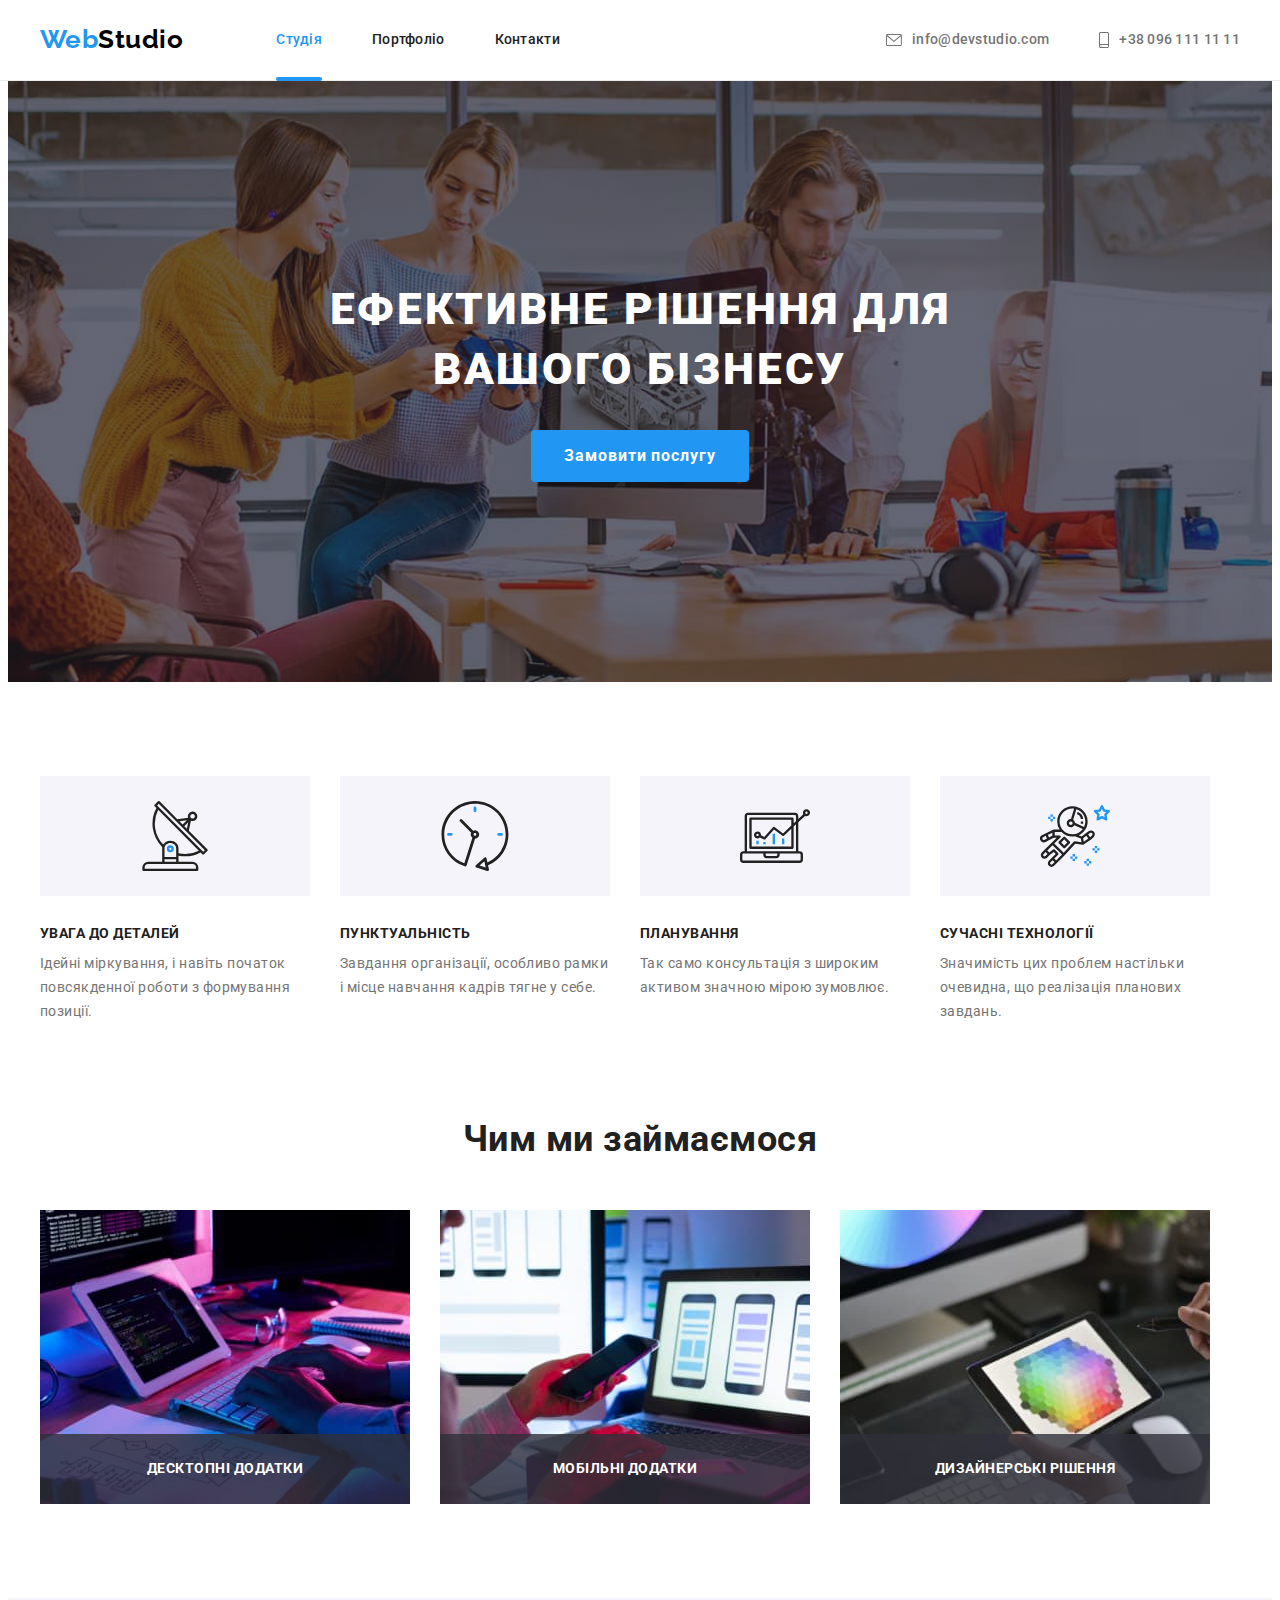
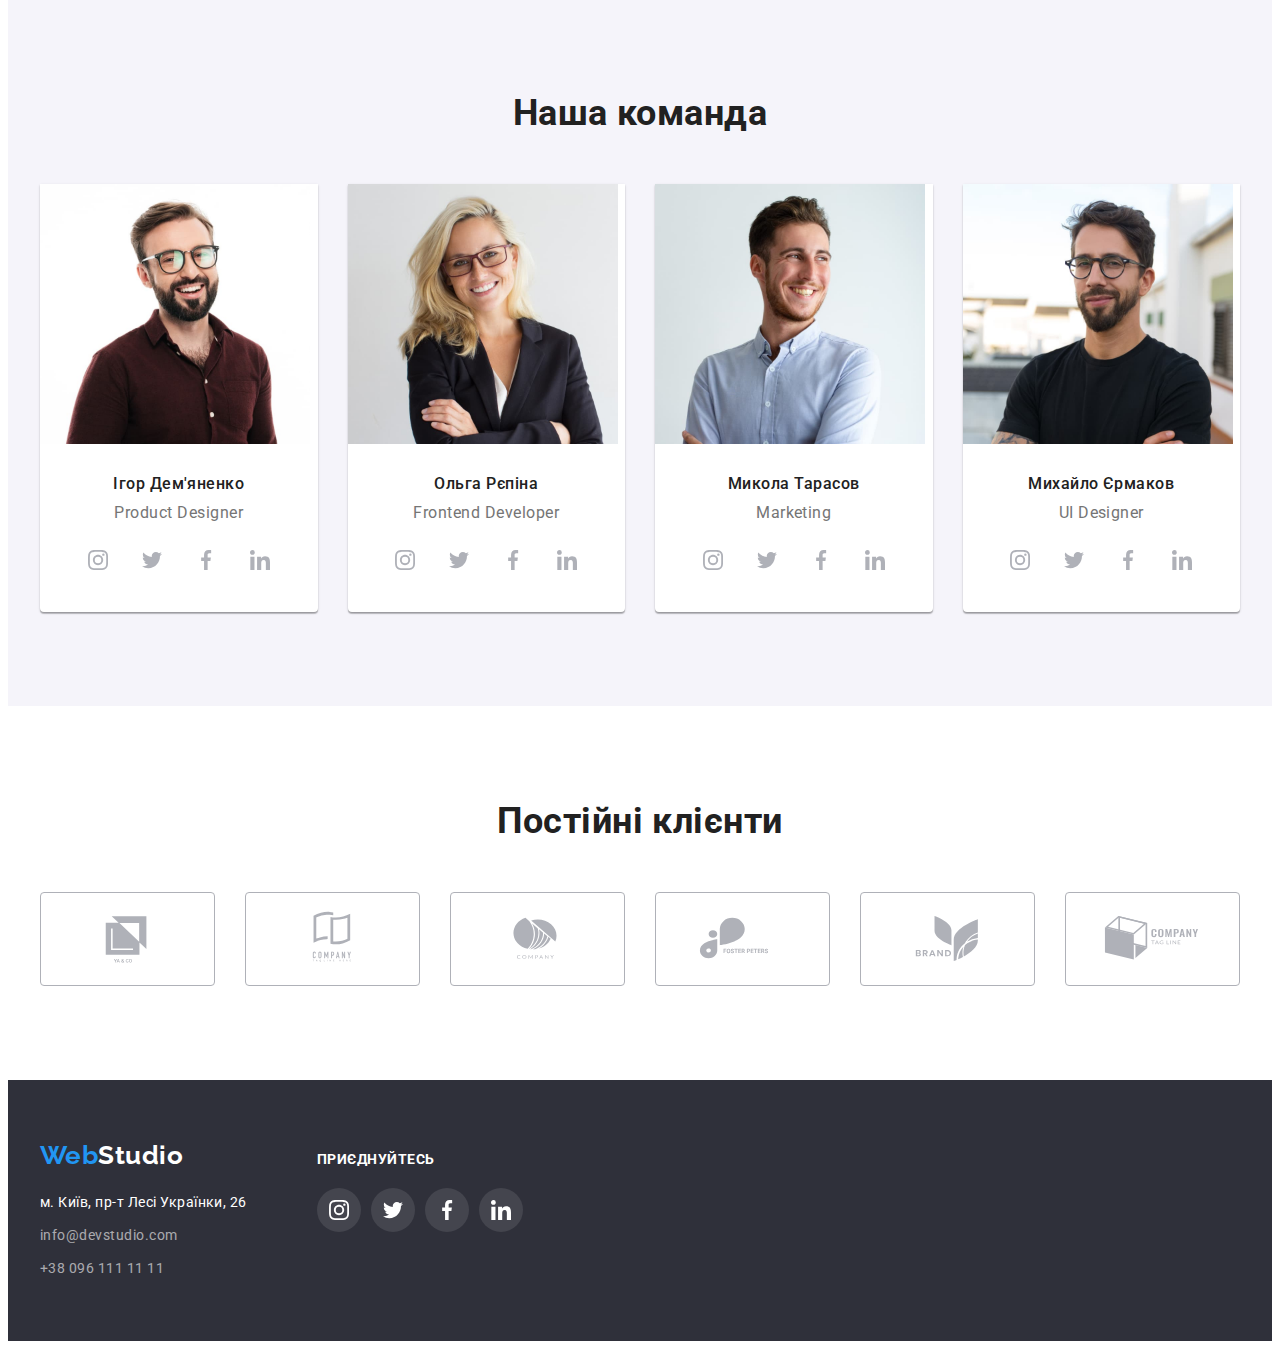
<file: index.html>
<!DOCTYPE html>
<html lang="uk">
  <head>
    <meta charset="UTF-8" />
    <meta http-equiv="X-UA-Compatible" content="IE=edge" />
    <meta name="viewport" content="width=<device-width>, initial-scale=1.0" />
    <title>WebStudio</title>
    <link rel="preconnect" href="https://fonts.googleapis.com" />
    <link rel="preconnect" href="https://fonts.gstatic.com" crossorigin />
    <link
      rel="stylesheet"
      href="https://cdnjs.cloudflare.com/ajax/libs/modern-normalize/1.1.0/modern-normalize.min.css"
      integrity="sha512-wpPYUAdjBVSE4KJnH1VR1HeZfpl1ub8YT/NKx4PuQ5NmX2tKuGu6U/JRp5y+Y8XG2tV+wKQpNHVUX03MfMFn9Q=="
      crossorigin="anonymous"
      referrerpolicy="no-referrer"
    />
    <link
      href="https://fonts.googleapis.com/css2?family=Raleway:wght@700&family=Roboto:wght@400;500;700;900&display=swap"
      rel="stylesheet"
    />
    <link rel="stylesheet" href="./css/styles.css" />
  </head>
  <body class="page">
    <header class="header">
      <div class="container">
        <nav class="header-nav">
          <a href="./index.html" lang="en" class="logo-header">
            <span class="logo-blue">Web</span>Studio
          </a>
          <ul class="site-nav">
            <li class="item">
              <a href="./index.html" class="link current">Студія</a>
            </li>
            <li class="item">
              <a href="./portfolio.html" class="link">Портфоліо</a>
            </li>
            <li class="item">
              <a href="" class="link">Контакти</a>
            </li>
          </ul>
        </nav>
        <ul class="contacts">
          <li class="contacts-item">
            <a href="mailto:info@devstudio.com" class="link"
              ><svg class="icon-contacts" width="16" height="12">
                <use href="./images/symbol-defs.svg#icon-envelope"></use></svg
              ><span>info@devstudio.com</span></a
            >
          </li>
          <li class="contacts-item">
            <a href="tel:+380961111111" class="link"
              ><svg class="icon-contacts" width="10" height="16">
                <use href="./images/symbol-defs.svg#icon-smartphone"></use></svg
              ><span>+38 096 111 11 11</span></a
            >
          </li>
        </ul>
      </div>
    </header>
    <main>
      <!-- Блок герой-->
      <section class="hero">
        <h1 class="hero-title">Ефективне рішення для вашого бізнесу</h1>
        <button type="button" class="button" data-modal-open>Замовити послугу</button>
      </section>

      <!--Особливості-->
      <section class="section">
        <div class="container">
          <h2 class="visually-hidden">Особливості</h2>
          <ul class="feature">
            <li class="item">
              <div class="icon-container">
                <svg width="70" height="70">
                  <use href="./images/symbol-defs.svg#icon-antenna"></use>
                </svg>
              </div>
              <h3 class="feature-title">Увага до деталей</h3>
              <p class="feature-text">
                Ідейні міркування, і навіть початок повсякденної роботи з формування позиції.
              </p>
            </li>
            <li class="item">
              <div class="icon-container">
                <svg width="70" height="70">
                  <use href="./images/symbol-defs.svg#icon-clock"></use>
                </svg>
              </div>
              <h3 class="feature-title">Пунктуальність</h3>
              <p class="feature-text">
                Завдання організації, особливо рамки і місце навчання кадрів тягне у себе.
              </p>
            </li>
            <li class="item">
              <div class="icon-container">
                <svg width="70" height="70">
                  <use href="./images/symbol-defs.svg#icon-diagram"></use>
                </svg>
              </div>
              <h3 class="feature-title">Планування</h3>
              <p class="feature-text">
                Так само консультація з широким активом значною мірою зумовлює.
              </p>
            </li>
            <li class="item">
              <div class="icon-container">
                <svg width="70" height="70">
                  <use href="./images/symbol-defs.svg#icon-astronaut"></use>
                </svg>
              </div>
              <h3 class="feature-title">Сучасні технології</h3>
              <p class="feature-text">
                Значимість цих проблем настільки очевидна, що реалізація планових завдань.
              </p>
            </li>
          </ul>
        </div>
      </section>
      <!--Блок з фото, чим ми займаємось-->
      <section class="section no-padding">
        <div class="container">
          <h2 class="section-title">Чим ми займаємося</h2>
          <ul class="feature">
            <li class="we-do-item">
              <img src="./images/box.jpg" alt="Декстопні додатки" width="370" height="294" />
              <p class="we-do-paragraf">Десктопні додатки</p>
            </li>
            <li class="we-do-item">
              <img src="./images/box2.jpg" alt="Мобільні додатки" width="370" height="294" />
              <p class="we-do-paragraf">Мобільні додатки</p>
            </li>
            <li class="we-do-item">
              <img src="./images/box3.jpg" alt="Дизайнерські рішення" width="370" height="294" />
              <p class="we-do-paragraf">Дизайнерські рішення</p>
            </li>
          </ul>
        </div>
      </section>
      <!--Фото команди-->
      <section class="section comand">
        <div class="container">
          <h2 class="section-title">Наша команда</h2>
          <ul class="comand-list">
            <li class="comand-item">
              <img
                src="./images/img1.jpg"
                alt="Ігор Дем'яненко Дизайнер"
                width="270"
                height="260"
              />
              <div class="about-comand">
                <h3 class="name-comand">Ігор Дем'яненко</h3>
                <p lang="en" class="work-comand">Product Designer</p>
                <ul class="social-list">
                  <li class="social-item">
                    <a href="" class="social-link">
                      <svg class="social-icon" width="20" height="20">
                        <use href="./images/symbol-defs.svg#icon-instagram"></use>
                      </svg>
                    </a>
                  </li>
                  <li class="social-item">
                    <a href="" class="social-link">
                      <svg class="social-icon" width="20" height="20">
                        <use href="./images/symbol-defs.svg#icon-twitter"></use>
                      </svg>
                    </a>
                  </li>
                  <li class="social-item">
                    <a href="" class="social-link">
                      <svg class="social-icon" width="20" height="20">
                        <use href="./images/symbol-defs.svg#icon-facebook"></use>
                      </svg>
                    </a>
                  </li>
                  <li class="social-item">
                    <a href="" class="social-link">
                      <svg class="social-icon" width="20" height="20">
                        <use href="./images/symbol-defs.svg#icon-linkedin"></use>
                      </svg>
                    </a>
                  </li>
                </ul>
              </div>
            </li>
            <li class="comand-item">
              <img
                src="./images/img2.jpg"
                alt="Ольга Рєпіна Фронтенд розробник"
                width="270"
                height="260"
              />
              <div class="about-comand">
                <h3 class="name-comand">Ольга Рєпіна</h3>
                <p lang="en" class="work-comand">Frontend Developer</p>
                <ul class="social-list">
                  <li class="social-item">
                    <a href="" class="social-link">
                      <svg class="social-icon" width="20" height="20">
                        <use href="./images/symbol-defs.svg#icon-instagram"></use>
                      </svg>
                    </a>
                  </li>
                  <li class="social-item">
                    <a href="" class="social-link">
                      <svg class="social-icon" width="20" height="20">
                        <use href="./images/symbol-defs.svg#icon-twitter"></use>
                      </svg>
                    </a>
                  </li>
                  <li class="social-item">
                    <a href="" class="social-link">
                      <svg class="social-icon" width="20" height="20">
                        <use href="./images/symbol-defs.svg#icon-facebook"></use>
                      </svg>
                    </a>
                  </li>
                  <li class="social-item">
                    <a href="" class="social-link">
                      <svg class="social-icon" width="20" height="20">
                        <use href="./images/symbol-defs.svg#icon-linkedin"></use>
                      </svg>
                    </a>
                  </li>
                </ul>
              </div>
            </li>
            <li class="comand-item">
              <img
                src="./images/img3.jpg"
                alt="Микола Тарасов Маркетолог"
                width="270"
                height="260"
              />
              <div class="about-comand">
                <h3 class="name-comand">Микола Тарасов</h3>
                <p lang="en" class="work-comand">Marketing</p>
                <ul class="social-list">
                  <li class="social-item">
                    <a href="" class="social-link">
                      <svg class="social-icon" width="20" height="20">
                        <use href="./images/symbol-defs.svg#icon-instagram"></use>
                      </svg>
                    </a>
                  </li>
                  <li class="social-item">
                    <a href="" class="social-link">
                      <svg class="social-icon" width="20" height="20">
                        <use href="./images/symbol-defs.svg#icon-twitter"></use>
                      </svg>
                    </a>
                  </li>
                  <li class="social-item">
                    <a href="" class="social-link">
                      <svg class="social-icon" width="20" height="20">
                        <use href="./images/symbol-defs.svg#icon-facebook"></use>
                      </svg>
                    </a>
                  </li>
                  <li class="social-item">
                    <a href="" class="social-link">
                      <svg class="social-icon" width="20" height="20">
                        <use href="./images/symbol-defs.svg#icon-linkedin"></use>
                      </svg>
                    </a>
                  </li>
                </ul>
              </div>
            </li>
            <li class="comand-item">
              <img
                src="./images/img4.jpg"
                alt="Михайло Єрмаков Юі Дизайнер"
                width="270"
                height="260"
              />
              <div class="about-comand">
                <h3 class="name-comand">Михайло Єрмаков</h3>
                <p lang="en" class="work-comand">UI Designer</p>
                <ul class="social-list">
                  <li class="social-item">
                    <a href="" class="social-link">
                      <svg class="social-icon" width="20" height="20">
                        <use href="./images/symbol-defs.svg#icon-instagram"></use>
                      </svg>
                    </a>
                  </li>
                  <li class="social-item">
                    <a href="" class="social-link">
                      <svg class="social-icon" width="20" height="20">
                        <use href="./images/symbol-defs.svg#icon-twitter"></use>
                      </svg>
                    </a>
                  </li>
                  <li class="social-item">
                    <a href="" class="social-link">
                      <svg class="social-icon" width="20" height="20">
                        <use href="./images/symbol-defs.svg#icon-facebook"></use>
                      </svg>
                    </a>
                  </li>
                  <li class="social-item">
                    <a href="" class="social-link">
                      <svg class="social-icon" width="20" height="20">
                        <use href="./images/symbol-defs.svg#icon-linkedin"></use>
                      </svg>
                    </a>
                  </li>
                </ul>
              </div>
            </li>
          </ul>
        </div>
      </section>
      <!-- Постійні клієнти -->
      <section class="section">
        <div class="container">
          <h2 class="section-title">Постійні клієнти</h2>
          <ul class="clients-list">
            <li class="clients-item">
              <a href="" class="clients-link"
                ><svg class="company-icon" width="106" height="60">
                  <use href="./images/symbol-defs.svg#icon-company1"></use>
                </svg>
              </a>
            </li>
            <li class="clients-item">
              <a href="" class="clients-link"
                ><svg class="company-icon" width="106" height="60">
                  <use href="./images/symbol-defs.svg#icon-company2"></use>
                </svg>
              </a>
            </li>
            <li class="clients-item">
              <a href="" class="clients-link"
                ><svg class="company-icon" width="106" height="60">
                  <use href="./images/symbol-defs.svg#icon-company3"></use>
                </svg>
              </a>
            </li>
            <li class="clients-item">
              <a href="" class="clients-link"
                ><svg class="company-icon" width="106" height="60">
                  <use href="./images/symbol-defs.svg#icon-company4"></use>
                </svg>
              </a>
            </li>
            <li class="clients-item">
              <a href="" class="clients-link"
                ><svg class="company-icon" width="106" height="60">
                  <use href="./images/symbol-defs.svg#icon-company5"></use>
                </svg>
              </a>
            </li>
            <li class="clients-item">
              <a href="" class="clients-link"
                ><svg class="company-icon" width="106" height="60">
                  <use href="./images/symbol-defs.svg#icon-company6"></use>
                </svg>
              </a>
            </li>
          </ul>
        </div>
      </section>
    </main>
    <footer class="page-footer">
      <div class="container">
        <div class="footer-adress">
          <a href="./index.html" lang="en" class="footer-logo">
            <span class="logo-blue">Web</span>Studio
          </a>
          <address class="adress">
            <ul class="adress-list">
              <li class="adress-item">
                <a
                  href="https://www.google.com/maps/place/%D0%B1%D1%83%D0%BB%D1%8C%D0%B2%D0%B0%D1%80+%D0%9B%D0%B5%D1%81%D1%96+%D0%A3%D0%BA%D1%80%D0%B0%D1%97%D0%BD%D0%BA%D0%B8,+26,+%D0%9A%D0%B8%D1%97%D0%B2,+%D0%A3%D0%BA%D1%80%D0%B0%D1%97%D0%BD%D0%B0,+02000/@50.4265807,30.5361971,17z/data=!3m1!4b1!4m5!3m4!1s0x40d4cf0e033ecbe9:0x57a4dffefec77da0!8m2!3d50.4265807!4d30.5383858?hl=uk"
                  target="_blank"
                  rel="noopener noreferrer nofollow"
                  class="adress-link"
                >
                  м. Київ, пр-т Лесі Українки, 26
                </a>
              </li>
              <li class="adress-item">
                <a href="mailto:info@devstudio.com" class="footer-contacts">info@devstudio.com</a>
              </li>
              <li class="adress-item">
                <a href="tel:+380961111111" class="footer-contacts">+38 096 111 11 11</a>
              </li>
            </ul>
          </address>
        </div>
        <div class="footer-social">
          <p class="social-title">Приєднуйтесь</p>
          <ul class="social-list">
            <li class="social-item">
              <a href="" class="footer-social-link">
                <svg class="social-icon" width="20" height="20">
                  <use href="./images/symbol-defs.svg#icon-instagram"></use>
                </svg>
              </a>
            </li>
            <li class="social-item">
              <a href="" class="footer-social-link">
                <svg class="social-icon" width="20" height="20">
                  <use href="./images/symbol-defs.svg#icon-twitter"></use>
                </svg>
              </a>
            </li>
            <li class="social-item">
              <a href="" class="footer-social-link">
                <svg class="social-icon" width="20" height="20">
                  <use href="./images/symbol-defs.svg#icon-facebook"></use>
                </svg>
              </a>
            </li>
            <li class="social-item">
              <a href="" class="footer-social-link">
                <svg class="social-icon" width="20" height="20">
                  <use href="./images/symbol-defs.svg#icon-linkedin"></use>
                </svg>
              </a>
            </li>
          </ul>
        </div>
      </div>
    </footer>
    <!-- backdrop -->
    <div class="backdrop is-hidden" data-modal>
      <div class="modal">
        <button type="button" class="modal-button" data-modal-close>
          <svg width="18" height="18" class="icon-close">
            <use href="./images/symbol-defs.svg#icon-close-black"></use>
          </svg>
        </button>
      </div>
    </div>
    <script src="./js/modal.js"></script>
  </body>
</html>
</file>
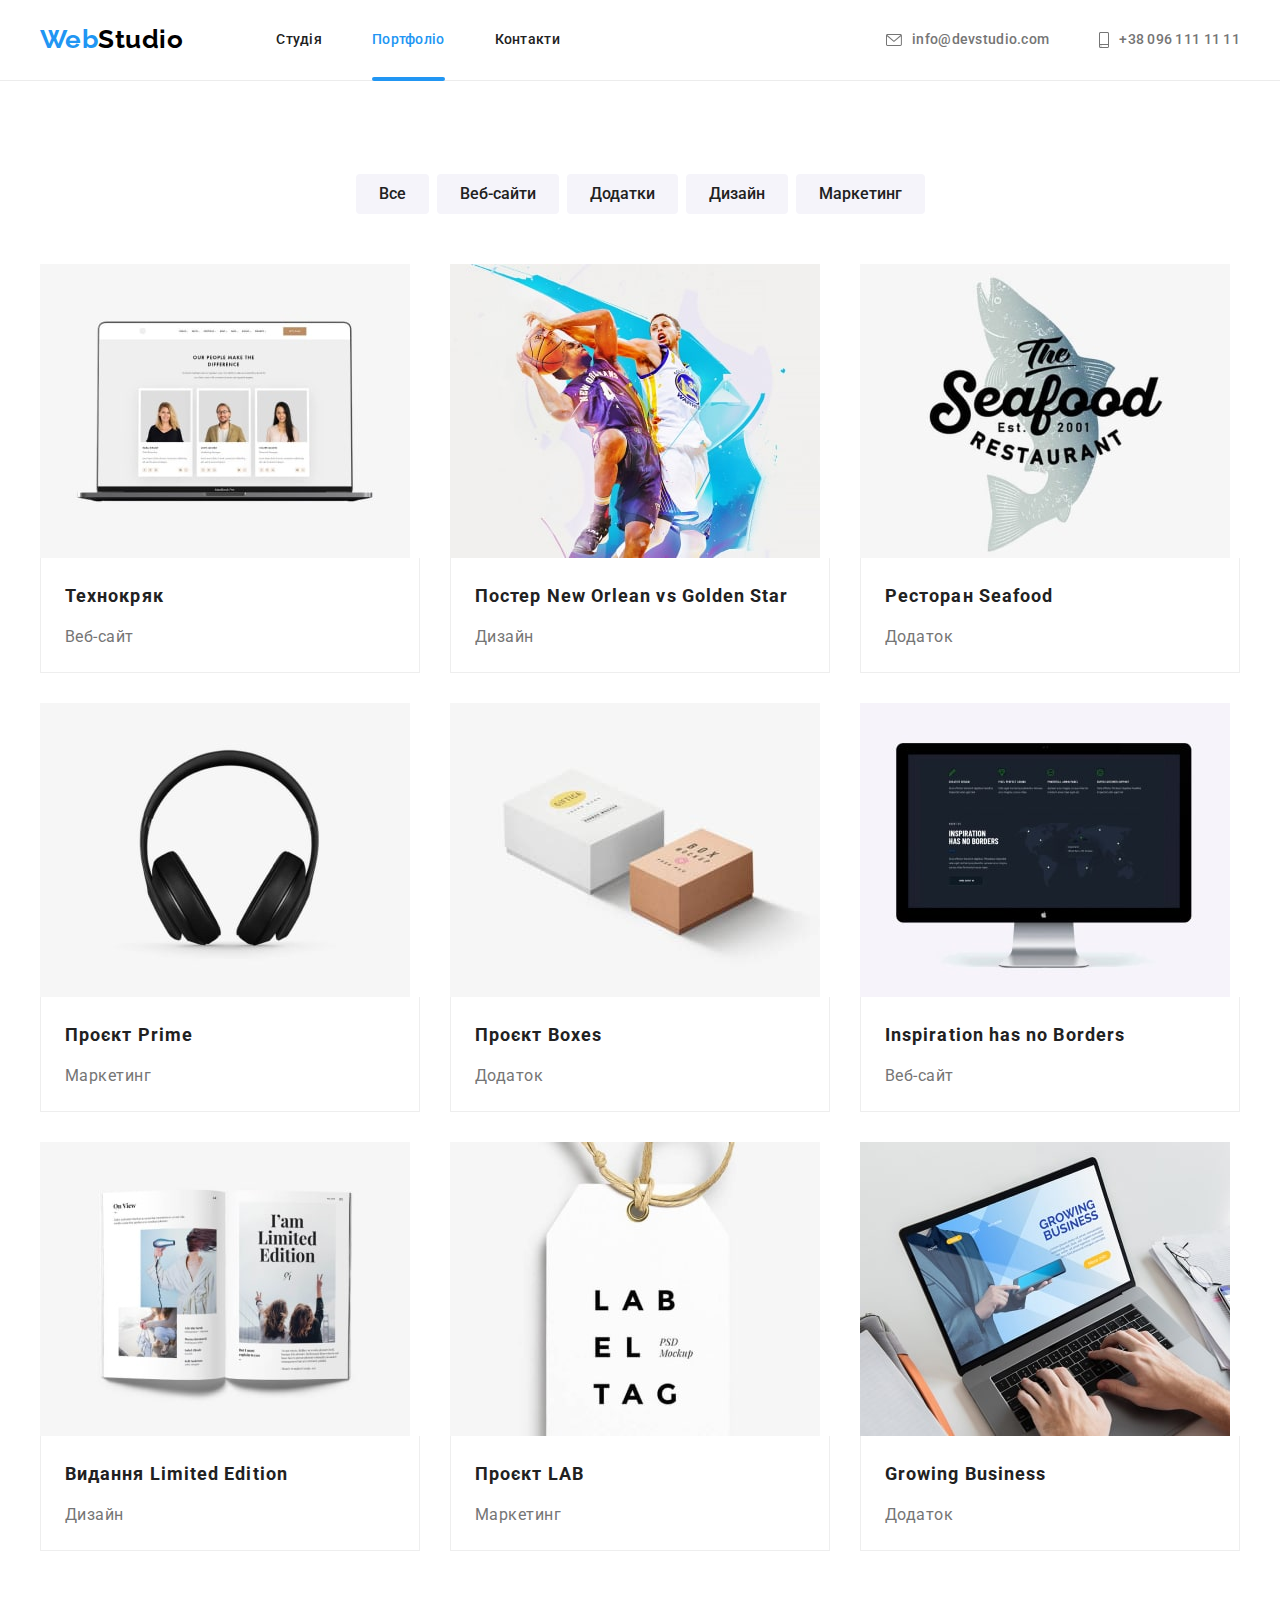
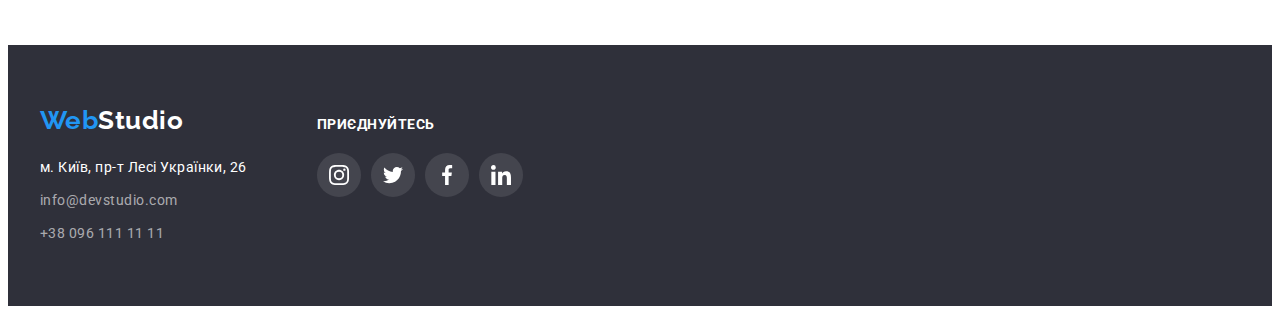
<file: portfolio.html>
<!DOCTYPE html>
<html lang="uk">
  <head>
    <meta charset="UTF-8" />
    <meta http-equiv="X-UA-Compatible" content="IE=edge" />
    <meta name="viewport" content="width=device-width, initial-scale=1.0" />
    <title>WebStudio</title>
    <link rel="preconnect" href="https://fonts.googleapis.com" />
    <link rel="preconnect" href="https://fonts.gstatic.com" crossorigin />
    <link
      rel="stylesheet"
      href="https://cdnjs.cloudflare.com/ajax/libs/modern-normalize/1.1.0/modern-normalize.min.css"
      integrity="sha512-wpPYUAdjBVSE4KJnH1VR1HeZfpl1ub8YT/NKx4PuQ5NmX2tKuGu6U/JRp5y+Y8XG2tV+wKQpNHVUX03MfMFn9Q=="
      crossorigin="anonymous"
      referrerpolicy="no-referrer"
    />
    <link
      href="https://fonts.googleapis.com/css2?family=Raleway:wght@700&family=Roboto:wght@400;500;700;900&display=swap"
      rel="stylesheet"
    />
    <link rel="stylesheet" href="./css/styles.css" />
  </head>
  <body class="page">
    <header class="header">
      <div class="container">
        <nav class="header-nav">
          <a href="./index.html" lang="en" class="logo-header">
            <span class="logo-blue">Web</span>Studio
          </a>
          <ul class="site-nav">
            <li class="item">
              <a href="./index.html" class="link">Студія</a>
            </li>
            <li class="item">
              <a href="./portfolio.html" class="link current">Портфоліо</a>
            </li>
            <li class="item">
              <a href="" class="link">Контакти</a>
            </li>
          </ul>
        </nav>
        <ul class="contacts">
          <li class="contacts-item">
            <a href="mailto:info@devstudio.com" class="link"
              ><svg class="icon-contacts" width="16" height="12">
                <use href="./images/symbol-defs.svg#icon-envelope"></use></svg
              ><span>info@devstudio.com</span></a
            >
          </li>
          <li class="contacts-item">
            <a href="tel:+380961111111" class="link"
              ><svg class="icon-contacts" width="10" height="16">
                <use href="./images/symbol-defs.svg#icon-smartphone"></use></svg
              ><span>+38 096 111 11 11</span></a
            >
          </li>
        </ul>
      </div>
    </header>
    <main>
      <section class="section">
        <div class="container">
          <h1 class="visually-hidden">Портфоліо</h1>
          <ul class="portfolio-filters">
            <li class="item"><button type="button" class="button-portfolio">Все</button></li>
            <li class="item"><button type="button" class="button-portfolio">Веб-сайти</button></li>
            <li class="item"><button type="button" class="button-portfolio">Додатки</button></li>
            <li class="item"><button type="button" class="button-portfolio">Дизайн</button></li>
            <li class="item"><button type="button" class="button-portfolio">Маркетинг</button></li>
          </ul>
          <ul class="portfolio-work">
            <li class="item">
              <a href="" class="portfolio-link">
                <div class="portfolio-action">
                  <img
                    src="./images/portfolio-1.jpg"
                    alt="На ноутбуці відкрита веб-сторінка"
                    width="370"
                    height="294"
                  />
                  <p class="paragraf-action">
                    Ресурс пропонує комплексні пропозиції з різним рівнем функціоналу та сервісів.
                    Все це дозволить відвідувачу отримати вичерпні відомості про компанію чи
                    приватну особу.
                  </p>
                </div>
                <div class="portfolio-caption">
                  <h3 class="proekt">Технокряк</h3>
                  <p class="proekt-work">Веб-сайт</p>
                </div>
              </a>
            </li>
            <li class="item">
              <a href="" class="portfolio-link">
                <div class="portfolio-action">
                  <img
                    src="./images/portfolio-2.jpg"
                    alt="Гра в баскетбол"
                    width="370"
                    height="294"
                  />
                  <p class="paragraf-action">
                    Ресурс пропонує комплексні пропозиції з різним рівнем функціоналу та сервісів.
                    Все це дозволить відвідувачу отримати вичерпні відомості про компанію чи
                    приватну особу.
                  </p>
                </div>
                <div class="portfolio-caption">
                  <h3 class="proekt">Постер New Orlean vs Golden Star</h3>
                  <p class="proekt-work">Дизайн</p>
                </div>
              </a>
            </li>
            <li class="item">
              <a href="" class="portfolio-link">
                <div class="portfolio-action">
                  <img
                    src="./images/portfolio-3.jpg"
                    alt="Емблема рибного ресторану"
                    width="370"
                    height="294"
                  />
                  <p class="paragraf-action">
                    Ресурс пропонує комплексні пропозиції з різним рівнем функціоналу та сервісів.
                    Все це дозволить відвідувачу отримати вичерпні відомості про компанію чи
                    приватну особу.
                  </p>
                </div>
                <div class="portfolio-caption">
                  <h3 class="proekt">Ресторан Seafood</h3>
                  <p class="proekt-work">Додаток</p>
                </div>
              </a>
            </li>
            <li class="item">
              <a href="" class="portfolio-link">
                <div class="portfolio-action">
                  <img src="./images/portfolio-4.jpg" alt="Гарнітура" width="370" height="294" />
                  <p class="paragraf-action">
                    Ресурс пропонує комплексні пропозиції з різним рівнем функціоналу та сервісів.
                    Все це дозволить відвідувачу отримати вичерпні відомості про компанію чи
                    приватну особу.
                  </p>
                </div>
                <div class="portfolio-caption">
                  <h3 class="proekt">Проєкт Prime</h3>
                  <p class="proekt-work">Маркетинг</p>
                </div>
              </a>
            </li>
            <li class="item">
              <a href="" class="portfolio-link">
                <div class="portfolio-action">
                  <img src="./images/portfolio-5.jpg" alt="Дві коробки" width="370" height="294" />
                  <p class="paragraf-action">
                    Ресурс пропонує комплексні пропозиції з різним рівнем функціоналу та сервісів.
                    Все це дозволить відвідувачу отримати вичерпні відомості про компанію чи
                    приватну особу.
                  </p>
                </div>
                <div class="portfolio-caption">
                  <h3 class="proekt">Проєкт Boxes</h3>
                  <p class="proekt-work">Додаток</p>
                </div>
              </a>
            </li>
            <li class="item">
              <a href="" class="portfolio-link">
                <div class="portfolio-action">
                  <img
                    src="./images/portfolio-6.jpg"
                    alt="Комп'ютер на екрані якого відкрито веб-сторінку"
                    width="370"
                    height="294"
                  />
                  <p class="paragraf-action">
                    Ресурс пропонує комплексні пропозиції з різним рівнем функціоналу та сервісів.
                    Все це дозволить відвідувачу отримати вичерпні відомості про компанію чи
                    приватну особу.
                  </p>
                </div>
                <div class="portfolio-caption">
                  <h3 lang="en" class="proekt">Inspiration has no Borders</h3>
                  <p class="proekt-work">Веб-сайт</p>
                </div>
              </a>
            </li>
            <li class="item">
              <a href="" class="portfolio-link">
                <div class="portfolio-action">
                  <img
                    src="./images/portfolio-7.jpg"
                    alt="Розворот журналу"
                    width="370"
                    height="294"
                  />
                  <p class="paragraf-action">
                    Ресурс пропонує комплексні пропозиції з різним рівнем функціоналу та сервісів.
                    Все це дозволить відвідувачу отримати вичерпні відомості про компанію чи
                    приватну особу.
                  </p>
                </div>
                <div class="portfolio-caption">
                  <h3 class="proekt">Видання Limited Edition</h3>
                  <p class="proekt-work">Дизайн</p>
                </div>
              </a>
            </li>
            <li class="item">
              <a href="" class="portfolio-link">
                <div class="portfolio-action">
                  <img
                    src="./images/portfolio-8.jpg"
                    alt="Біла бірка з написом"
                    width="370"
                    height="294"
                  />
                  <p class="paragraf-action">
                    Ресурс пропонує комплексні пропозиції з різним рівнем функціоналу та сервісів.
                    Все це дозволить відвідувачу отримати вичерпні відомості про компанію чи
                    приватну особу.
                  </p>
                </div>
                <div class="portfolio-caption">
                  <h3 class="proekt">Проєкт LAB</h3>
                  <p class="proekt-work">Маркетинг</p>
                </div>
              </a>
            </li>
            <li class="item">
              <a href="" class="portfolio-link">
                <div class="portfolio-action">
                  <img
                    src="./images/portfolio-9.jpg"
                    alt="Екран ноутбуку, на якому відкрито веб-сторінку"
                    width="370"
                    height="294"
                  />
                  <p class="paragraf-action">
                    Ресурс пропонує комплексні пропозиції з різним рівнем функціоналу та сервісів.
                    Все це дозволить відвідувачу отримати вичерпні відомості про компанію чи
                    приватну особу.
                  </p>
                </div>
                <div class="portfolio-caption">
                  <h3 lang="en" class="proekt">Growing Business</h3>
                  <p class="proekt-work">Додаток</p>
                </div>
              </a>
            </li>
          </ul>
        </div>
      </section>
    </main>
    <footer class="page-footer">
      <div class="container">
        <div class="footer-adress">
          <a href="./index.html" lang="en" class="footer-logo">
            <span class="logo-blue">Web</span>Studio
          </a>
          <address class="adress">
            <ul class="adress-list">
              <li class="adress-item">
                <a
                  href="https://www.google.com/maps/place/%D0%B1%D1%83%D0%BB%D1%8C%D0%B2%D0%B0%D1%80+%D0%9B%D0%B5%D1%81%D1%96+%D0%A3%D0%BA%D1%80%D0%B0%D1%97%D0%BD%D0%BA%D0%B8,+26,+%D0%9A%D0%B8%D1%97%D0%B2,+%D0%A3%D0%BA%D1%80%D0%B0%D1%97%D0%BD%D0%B0,+02000/@50.4265807,30.5361971,17z/data=!3m1!4b1!4m5!3m4!1s0x40d4cf0e033ecbe9:0x57a4dffefec77da0!8m2!3d50.4265807!4d30.5383858?hl=uk"
                  target="_blank"
                  rel="noopener noreferrer nofollow"
                  class="adress-link"
                >
                  м. Київ, пр-т Лесі Українки, 26
                </a>
              </li>
              <li class="adress-item">
                <a href="mailto:info@devstudio.com" class="footer-contacts">info@devstudio.com</a>
              </li>
              <li class="adress-item">
                <a href="tel:+380961111111" class="footer-contacts">+38 096 111 11 11</a>
              </li>
            </ul>
          </address>
        </div>
        <div class="footer-social">
          <p class="social-title">Приєднуйтесь</p>
          <ul class="social-list">
            <li class="social-item">
              <a href="" class="footer-social-link">
                <svg class="social-icon" width="20" height="20">
                  <use href="./images/symbol-defs.svg#icon-instagram"></use>
                </svg>
              </a>
            </li>
            <li class="social-item">
              <a href="" class="footer-social-link">
                <svg class="social-icon" width="20" height="20">
                  <use href="./images/symbol-defs.svg#icon-twitter"></use>
                </svg>
              </a>
            </li>
            <li class="social-item">
              <a href="" class="footer-social-link">
                <svg class="social-icon" width="20" height="20">
                  <use href="./images/symbol-defs.svg#icon-facebook"></use>
                </svg>
              </a>
            </li>
            <li class="social-item">
              <a href="" class="footer-social-link">
                <svg class="social-icon" width="20" height="20">
                  <use href="./images/symbol-defs.svg#icon-linkedin"></use>
                </svg>
              </a>
            </li>
          </ul>
        </div>
      </div>
    </footer>
  </body>
</html>
</file>
<file: css/styles.css>
/* основний колір тексту */
/* другорядний колір тексту  */
/* контакти в футері */
/* текст на темному */
/* акцент  */
/* бекграунд основний #E5E5E5 */
/* бекграунд герой і футер #2F303A */
/* бекгр хедер  */
/* бекграунд команд  */
:root {
  --brand-color: #2196f3;
  --text-color: #757575;
  --title-text-color: #212121;
  --white-color: #ffffff;
  --black-color: #000000;
  --footer-contact-color: rgba(255, 255, 255, 0.6);
  --fon-color: #e5e5e5;
  --dark-fon: #2f303a;
  --comand-fon: #f5f4fa;
  --border-header-color: #ececec;
  --icon-color: #afb1b8;
  --portfolio-action-color: rgba(33, 150, 243, 0.9);
  --backdrop-color: rgba(0, 0, 0, 0.2);
  --hover-time: 250ms;
  --hover-bezier: cubic-bezier(0.4, 0, 0.2, 1);
}
.page {
  margin-top: 80px;

  background-color: var(--white-color);
  color: var(--text-color);

  font-family: Roboto, sans-serif;
  letter-spacing: 0.03em;
}
ul {
  list-style: none;
  margin: 0;
  padding: 0;
}
a {
  text-decoration: none;
}
img {
  display: block;
  max-width: 100%;
  height: auto;
}
p {
  margin: 0;
}
.container {
  width: 100%;
  max-width: 1200px;
  padding-left: 15px;
  padding-right: 15px;
  margin-right: auto;
  margin-left: auto;

  /* outline: 2px solid tomato; */
}

/* index.html */
/* header */
.header {
  position: fixed;
  top: 0;
  left: 50%;
  z-index: 1;

  transform: translate(-50%);

  min-width: 1600px;

  background-color: var(--white-color);
  border-bottom: 1px solid var(--border-header-color);
}
.header > .container {
  display: flex;
}
.header-nav {
  display: flex;
  align-items: center;
}

.logo-header {
  color: var(--black-color);

  font-family: 'Raleway';
  font-weight: 700;
  font-size: 26px;
  line-height: 1.2;
}
.logo-blue {
  color: var(--brand-color);
}
/* site nav */
.site-nav {
  display: flex;

  margin-left: 93px;
  gap: 50px;
}
/* .site-nav:not(:last-child){
  margin-left: 50px;
} */
.site-nav .link {
  display: block;
  position: relative;

  padding-top: 32px;
  padding-bottom: 32px;

  transition: color var(--hover-time) var(--hover-bezier);

  color: var(--title-text-color);

  font-weight: 500;
  font-size: 14px;
  line-height: 1.14;
  letter-spacing: 0.02em;
}
.link:hover,
.link:focus {
  color: var(--brand-color);
}
.site-nav .link.current {
  color: var(--brand-color);
}
.site-nav .link.current::after {
  content: '';
  display: block;

  position: absolute;
  bottom: -1px;
  left: 0;

  width: 100%;
  height: 4px;

  background: var(--brand-color);
  border-radius: 2px;
}
/* contacts nav */
.contacts {
  display: flex;
  margin-left: auto;
  gap: 50px;
}

.contacts .link {
  display: inline-flex;
  align-items: center;
  padding-top: 32px;
  padding-bottom: 32px;

  transition: color var(--hover-time) var(--hover-bezier);

  color: var(--text-color);

  font-weight: 500;
  font-size: 14px;
  line-height: 1.14;
  letter-spacing: 0.02em;
}
.icon-contacts {
  margin-right: 10px;

  fill: currentColor;
}
.contacts .link:hover,
.contacts .link:focus {
  color: var(--brand-color);
}

/* hero */
.hero {
  padding-top: 200px;
  padding-bottom: 200px;

  max-width: 1600px;
  height: 600psx;
  margin-left: auto;
  margin-right: auto;

  background-color: var(--dark-fon);

  background-image: linear-gradient(to right, rgba(47, 48, 58, 0.4), rgba(47, 48, 58, 0.4)),
    url(../images/hero.jpg);
  background-repeat: no-repeat;
  background-position: center;
  background-size: cover;

  text-align: center;
}
.hero-title {
  /* display: block; */
  margin-top: 0;
  margin-bottom: 30px;
  margin-left: auto;
  margin-right: auto;

  max-width: 696px;

  color: var(--white-color);

  font-weight: 900;
  font-size: 44px;
  line-height: 1.36;
  letter-spacing: 0.06em;
  text-transform: uppercase;
}
.button {
  display: inline-block;
  min-width: 198px;

  color: var(--white-color);
  background-color: var(--brand-color);
  border: 1px solid transparent;

  font-weight: 700;
  font-size: 16px;
  line-height: 1.88;
  text-align: center;
  letter-spacing: 0.06em;
  font-family: inherit;

  cursor: pointer;

  border-radius: 4px;
  padding: 10px 32px;
}
/* section feature */
.section {
  padding-top: 94px;
  padding-bottom: 94px;
}

.section.no-padding {
  padding-top: 0;
}
.visually-hidden {
  position: absolute;
  width: 1px;
  height: 1px;
  margin: -1px;
  border: 0;
  padding: 0;
  white-space: nowrap;
  clip-path: inset(100%);
  clip: rect(0 0 0 0);
  overflow: hidden;
}
.feature {
  display: flex;
  gap: 30px;
}
.feature > .item {
  width: 270px;
}
.icon-container {
  display: flex;
  align-items: center;
  justify-content: center;

  height: 120px;
  width: 100%;
  margin-bottom: 30px;

  background-color: var(--comand-fon);
}
.feature-title,
.section-title,
.name-comand {
  color: var(--title-text-color);

  margin-top: 0;
}
.feature-title {
  margin-bottom: 10px;

  font-weight: 700;
  font-size: 14px;
  line-height: 1.14;
  text-transform: uppercase;
}
.feature-text {
  margin-top: 0;
  margin-bottom: 0;

  font-size: 14px;
  line-height: 1.71;
}
/* section what we do */
.section-title {
  margin-bottom: 50px;

  font-weight: 700;
  font-size: 36px;
  line-height: 1.17;
  text-align: center;
}
.we-do-item {
  position: relative;
}

.we-do-paragraf {
  position: absolute;

  display: flex;
  align-items: center;
  justify-content: center;

  bottom: 0;
  width: 100%;
  height: 70px;

  background: rgba(47, 48, 58, 0.8);

  font-weight: 700;
  font-size: 14px;
  line-height: 1.14;
  text-transform: uppercase;

  color: var(--white-color);
}

/* comand section */
.comand {
  max-width: 1600px;
  margin-left: auto;
  margin-right: auto;

  background-color: var(--comand-fon);
}
.comand-list {
  display: flex;
  gap: 30px;
}
.comand-item {
  width: calc((100% - 90px) / 4);

  background-color: var(--white-color);
  box-shadow: 0px 1px 3px rgba(0, 0, 0, 0.12), 0px 1px 1px rgba(0, 0, 0, 0.14),
    0px 2px 1px rgba(0, 0, 0, 0.2);
  border-radius: 0px 0px 4px 4px;
}
.about-comand {
  padding-top: 30px;
  padding-bottom: 30px;
}
.name-comand {
  margin-bottom: 10px;

  font-weight: 500;
  font-size: 16px;
  line-height: 1.2;
  text-align: center;
}
.work-comand {
  margin-top: 0;
  margin-bottom: 16px;

  font-size: 16px;
  line-height: 1.2;
  text-align: center;
}
.social-list {
  display: flex;
  gap: 10px;

  margin-right: auto;
  margin-left: auto;
  max-width: 206px;
}

.social-item {
  width: calc((100% - 30px) / 4);
}
.social-link {
  display: flex;
  align-items: center;
  justify-content: center;

  width: 44px;
  height: 44px;

  border-radius: 50%;

  transition: color var(--hover-time) var(--hover-bezier),
    background-color var(--hover-time) var(--hover-bezier);

  color: var(--icon-color);
}
.social-icon {
  width: 20px;

  fill: currentColor;
}
.social-link:hover {
  background-color: var(--brand-color);
  color: var(--white-color);
}

/* clients company */
.clients-list {
  display: flex;
  gap: 30px;
}
.clients-item {
  width: calc((100% - 150px) / 6);
}
.clients-link {
  display: flex;
  align-items: center;
  justify-content: center;

  height: 92px;

  color: var(--icon-color);

  border: 1px solid var(--icon-color);
  border-radius: 4px;

  transition: color var(--hover-time) var(--hover-bezier),
    border-color var(--hover-time) var(--hover-bezier);
}
.company-icon {
  fill: currentColor;
}

.clients-link:hover,
.clients-link:focus {
  color: var(--brand-color);

  border-color: var(--brand-color);
}

/* footer */
.page-footer {
  max-width: 1600px;
  margin-left: auto;
  margin-right: auto;

  padding-top: 60px;
  padding-bottom: 60px;

  background-color: var(--dark-fon);
}
.page-footer > .container {
  display: flex;
  align-items: baseline;
}
.footer-logo {
  margin-bottom: 20px;
  display: block;

  color: var(--white-color);
  font-family: 'Raleway';
  font-weight: 700;
  font-size: 26px;
  line-height: 1.2;
}
.footer-contacts {
  transition: color var(--hover-time) var(--hover-bezier);

  color: var(--footer-contact-color);
}
.adress-link {
  transition: color var(--hover-time) var(--hover-bezier);

  color: var(--white-color);
}
.adress-link:hover,
.adress-link:focus,
.footer-contacts:hover,
.footer-contacts:focus {
  color: var(--brand-color);
}
.adress {
  font-style: normal;
  font-weight: 400;
  font-size: 14px;
  line-height: 1.71;
}
.adress-item + .adress-item {
  margin-top: 9px;
}
.footer-social {
  margin-left: 70px;
}
.social-title {
  margin-top: 0;
  margin-bottom: 20px;

  font-weight: 700;
  font-size: 14px;
  line-height: 1.14;
  text-transform: uppercase;

  color: #ffffff;
}
.footer-social-link {
  display: flex;
  align-items: center;
  justify-content: center;

  width: 44px;
  height: 44px;

  border-radius: 50%;

  background-color: rgba(255, 255, 255, 0.1);
  color: #fff;

  transition: background-color var(--hover-time) var(--hover-bezier);
}
.footer-social-link:hover,
.footer-social-link:focus {
  background-color: var(--brand-color);
}

/* backdrop */

.backdrop {
  position: fixed;
  top: 0;
  left: 0;
  z-index: 2;
  opacity: 1;

  width: 100%;
  height: 100%;

  background-color: var(--backdrop-color);

  transition: opacity var(--hover-time) var(--hover-bezier),
    visibility var(--hover-time) var(--hover-bezier);
}
.is-hidden {
  opacity: 0;
  visibility: hidden;
  pointer-events: none;
}
.backdrop.is-hidden .modal {
  transform: translate(-50%, -50%) scale(0.5);
}
.modal {
  position: absolute;
  top: 50%;
  left: 50%;

  width: 528px;
  min-height: 581px;

  transform: translate(-50%, -50%) scale(1);

  background-color: var(--white-color);
  box-shadow: 0px 1px 3px rgba(0, 0, 0, 0.12), 0px 1px 1px rgba(0, 0, 0, 0.14),
    0px 2px 1px rgba(0, 0, 0, 0.2);
  border-radius: 4px;

  transition: transform var(--hover-time) var(--hover-bezier);
}
.modal-button {
  position: absolute;
  top: 8px;
  right: 8px;

  display: flex;
  align-items: center;
  justify-content: center;

  width: 30px;
  height: 30px;

  border-radius: 50%;
  border: 1px solid rgba(0, 0, 0, 0.1);
  background-color: var(--white-color);

  cursor: pointer;

  transition: color var(--hover-time) var(--hover-bezier);
}

.icon-close {
  fill: currentColor;
}

.modal-button:hover,
.modal-button:focus {
  color: var(--brand-color);
}

/* portfolio.html */
.portfolio-filters {
  display: flex;
  justify-content: center;
  gap: 8px;

  margin-bottom: 50px;
}

.button-portfolio {
  padding: 6px 22px;

  color: var(--title-text-color);
  background-color: var(--comand-fon);
  border: 1px solid transparent;

  font-weight: 500;
  font-size: 16px;
  line-height: 1.62;
  text-align: center;
  font-family: inherit;

  border-radius: 4px;
  cursor: pointer;

  transition: color var(--hover-time) var(--hover-bezier),
    background-color var(--hover-time) var(--hover-bezier),
    box-shadow var(--hover-time) var(--hover-bezier);
}
.button-portfolio:hover,
.button-portfolio:focus {
  color: var(--white-color);
  background-color: var(--brand-color);

  box-shadow: 0px 4px 4px 0px rgba(0, 0, 0, 0.25);
}
.portfolio-work {
  display: flex;
  flex-wrap: wrap;
  gap: 30px;
}
.portfolio-work .item {
  width: calc((100% - 60px) / 3);
}
.portfolio-link {
  width: 100%;
  display: block;

  color: var(--text-color);

  transition: box-shadow var(--hover-time) var(--hover-bezier);
}
.portfolio-link:hover,
.portfolio-link:focus {
  box-shadow: 0px 4px 4px 0px rgba(0, 0, 0, 0.25);
}
.portfolio-action {
  position: relative;

  width: 100%;
  height: 100%;
  overflow: hidden;
}
.paragraf-action {
  position: absolute;
  top: 0;
  right: 0;

  width: 100%;
  height: 100%;
  padding: 63px 24px;

  font-size: 18px;
  line-height: 1.56;

  color: #ffffff;
  background-color: var(--portfolio-action-color);

  transform: translateY(+100%);
  transition: transform var(--hover-time) var(--hover-bezier);
}

.portfolio-link:hover .paragraf-action,
.portfolio-link:focus .paragraf-action {
  transform: translateY(0);
}

.portfolio-caption {
  padding: 20px 24px;

  border: 1px solid #eeeeee;
  border-top: none;
}
.proekt {
  margin-top: 0;
  margin-bottom: 8px;

  color: var(--title-text-color);
  font-weight: 700;
  font-size: 18px;
  line-height: 2;
  letter-spacing: 0.06em;
}
.proekt-work {
  margin-bottom: 0;
  margin-top: 0;

  font-size: 16px;
  line-height: 1.88;
}
</file>
